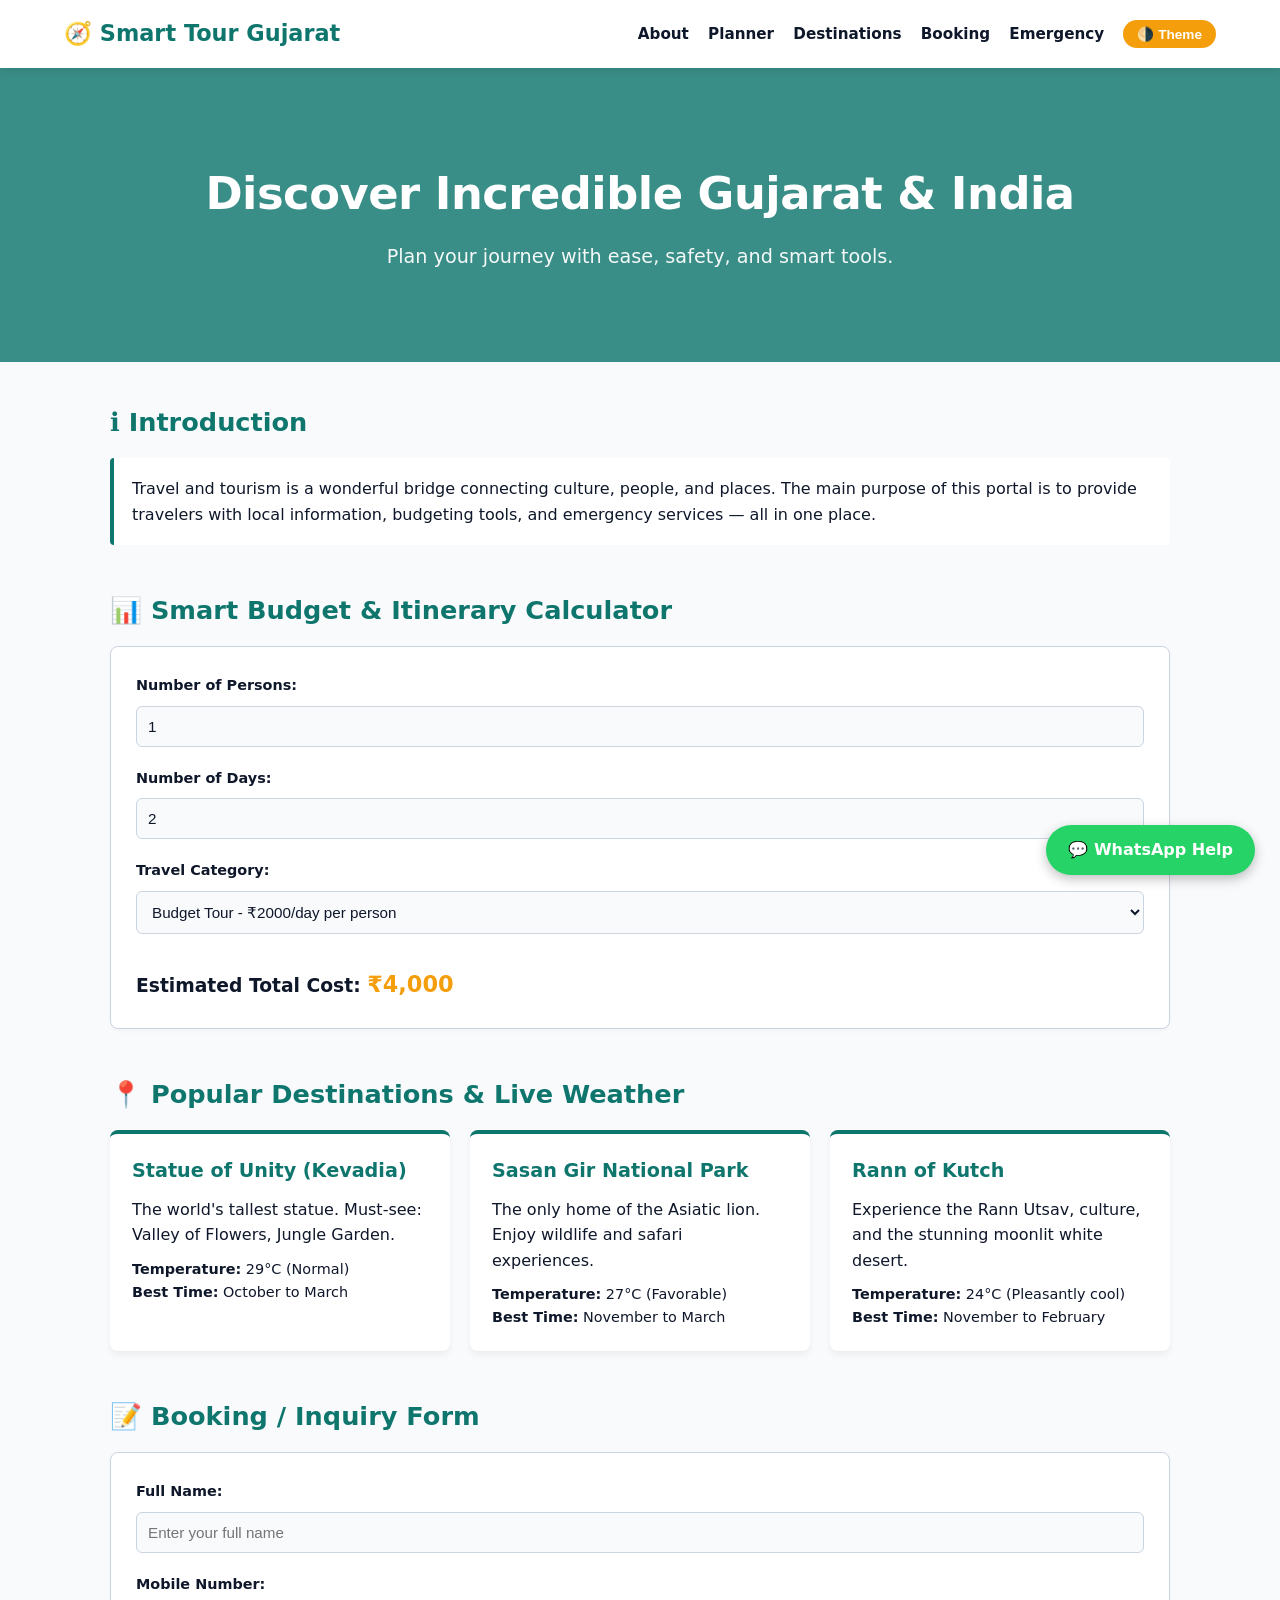
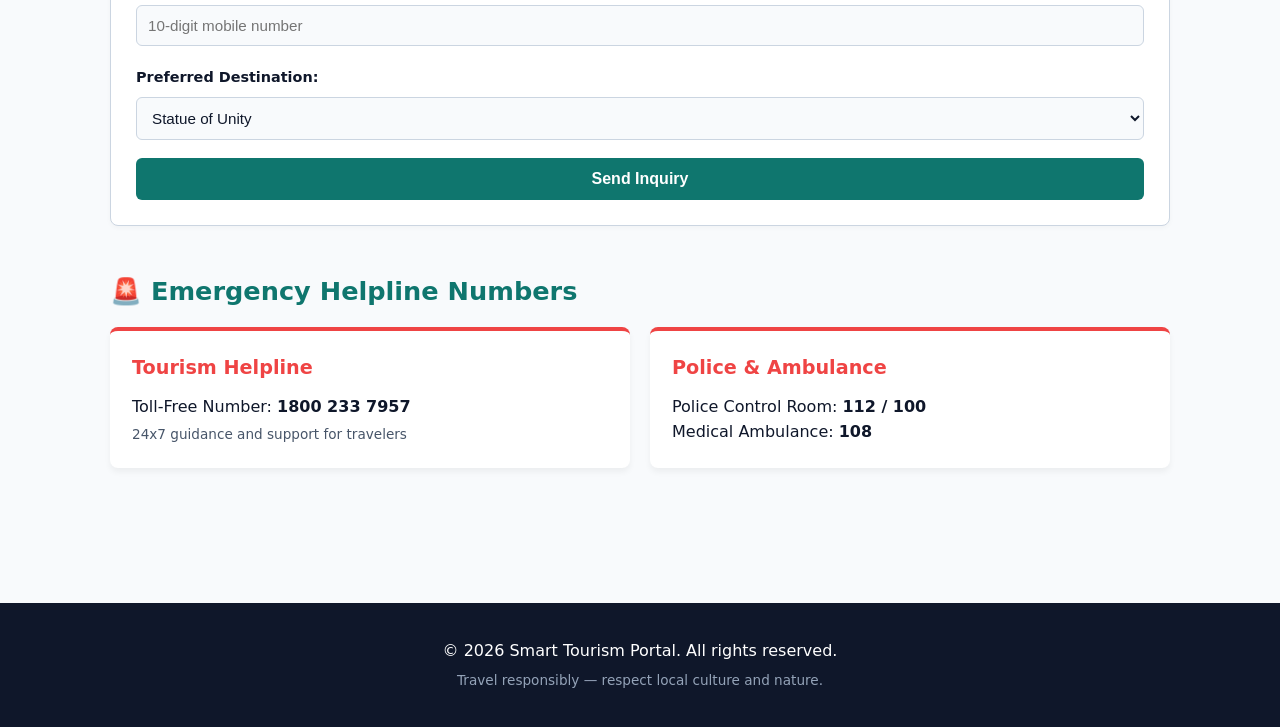
<file: index_en (1).html>
<!DOCTYPE html>
<html lang="en">
<head>
<meta charset="UTF-8">
<meta name="viewport" content="width=device-width, initial-scale=1.0">
<title>Smart Travel & Tourism Portal | Explore & Plan</title>
<style>
:root {
  --primary: #0f766e;
  --primary-dark: #115e59;
  --accent: #f59e0b;
  --bg: #f8fafc;
  --card-bg: #ffffff;
  --text: #0f172a;
  --muted: #475569;
}
[data-theme="dark"] {
  --bg: #0f172a;
  --card-bg: #1e293b;
  --text: #f8fafc;
  --muted: #cbd5e1;
}
* { box-sizing: border-box; margin: 0; padding: 0; }
body {
  font-family: 'Segoe UI', system-ui, -apple-system, sans-serif;
  background: var(--bg);
  color: var(--text);
  transition: background 0.3s ease, color 0.3s ease;
  line-height: 1.6;
}
nav {
  background: var(--card-bg);
  padding: 1rem 5%;
  display: flex;
  justify-content: space-between;
  align-items: center;
  position: sticky;
  top: 0;
  box-shadow: 0 2px 10px rgba(0,0,0,0.1);
  z-index: 1000;
}
.logo {
  font-size: 1.4rem;
  font-weight: bold;
  color: var(--primary);
  display: flex;
  align-items: center;
  gap: 8px;
}
.nav-links {
  display: flex;
  gap: 1.2rem;
  list-style: none;
  align-items: center;
}
.nav-links a {
  text-decoration: none;
  color: var(--text);
  font-weight: 600;
  font-size: 0.95rem;
  transition: color 0.2s;
}
.nav-links a:hover { color: var(--primary); }
.btn-toggle {
  background: var(--accent);
  border: none;
  padding: 6px 14px;
  border-radius: 20px;
  cursor: pointer;
  color: white;
  font-weight: bold;
  font-size: 0.85rem;
  transition: transform 0.2s;
}
.btn-toggle:hover { transform: scale(1.05); }
.hero {
  background: linear-gradient(rgba(15, 118, 110, 0.82), rgba(15, 118, 110, 0.82)),
  url('https://images.unsplash.com/photo-1469854523086-cc02fe5d8800?w=1200') center/cover;
  color: white;
  text-align: center;
  padding: 90px 20px;
}
.hero h1 { font-size: 2.8rem; margin-bottom: 12px; letter-spacing: -0.5px; }
.hero p { font-size: 1.2rem; opacity: 0.95; max-width: 600px; margin: 0 auto; }
.container { max-width: 1100px; margin: 0 auto; padding: 40px 20px; }
section { margin-bottom: 45px; }
section h2 {
  font-size: 1.6rem;
  color: var(--primary);
  margin-bottom: 15px;
  display: flex;
  align-items: center;
  gap: 8px;
}
.grid {
  display: grid;
  grid-template-columns: repeat(auto-fit, minmax(280px, 1fr));
  gap: 20px;
  margin-top: 15px;
}
.card {
  background: var(--card-bg);
  padding: 22px;
  border-radius: 8px;
  box-shadow: 0 4px 6px rgba(0,0,0,0.05);
  border-top: 4px solid var(--primary);
  transition: transform 0.2s ease, box-shadow 0.2s ease;
}
.card:hover { transform: translateY(-4px); box-shadow: 0 8px 15px rgba(0,0,0,0.1); }
.card h3 { color: var(--primary); margin-bottom: 10px; font-size: 1.2rem; }
.planner-box, .booking-form {
  background: var(--card-bg);
  border: 1px solid #cbd5e1;
  padding: 25px;
  border-radius: 8px;
  box-shadow: 0 2px 5px rgba(0,0,0,0.03);
}
label { font-weight: 600; font-size: 0.9rem; color: var(--text); }
input, select, textarea {
  width: 100%;
  padding: 11px;
  margin: 8px 0 18px 0;
  border: 1px solid #cbd5e1;
  border-radius: 6px;
  background: var(--bg);
  color: var(--text);
  font-size: 0.95rem;
}
.btn-submit {
  background: var(--primary);
  color: white;
  padding: 12px 20px;
  border: none;
  border-radius: 6px;
  cursor: pointer;
  font-size: 1rem;
  font-weight: bold;
  width: 100%;
  transition: background 0.2s;
}
.btn-submit:hover { background: var(--primary-dark); }
.whatsapp-btn {
  position: fixed;
  bottom: 25px;
  right: 25px;
  background: #25d366;
  color: white;
  border-radius: 50px;
  padding: 12px 22px;
  text-decoration: none;
  font-weight: bold;
  box-shadow: 0 4px 12px rgba(0,0,0,0.25);
  z-index: 1000;
  display: flex;
  align-items: center;
  gap: 8px;
  transition: transform 0.2s;
}
.whatsapp-btn:hover { transform: scale(1.05); }
footer {
  background: #0f172a;
  color: white;
  text-align: center;
  padding: 35px 20px;
  margin-top: 50px;
}
</style>
</head>
<body>

<nav>
  <div class="logo">🧭 Smart Tour Gujarat</div>
  <ul class="nav-links">
    <li><a href="#about">About</a></li>
    <li><a href="#planner">Planner</a></li>
    <li><a href="#destinations">Destinations</a></li>
    <li><a href="#booking">Booking</a></li>
    <li><a href="#emergency">Emergency</a></li>
    <li><button class="btn-toggle" onclick="toggleTheme()">🌗 Theme</button></li>
  </ul>
</nav>

<header class="hero">
  <h1 id="hero-title">Discover Incredible Gujarat & India</h1>
  <p>Plan your journey with ease, safety, and smart tools.</p>
</header>

<div class="container">

  <section id="about">
    <h2>ℹ️ Introduction</h2>
    <p style="background: var(--card-bg); padding: 18px; border-left: 4px solid var(--primary); border-radius: 4px;">
      Travel and tourism is a wonderful bridge connecting culture, people, and places. The main purpose of this portal is to provide travelers with local information, budgeting tools, and emergency services — all in one place.
    </p>
  </section>

  <section id="planner">
    <h2>📊 Smart Budget & Itinerary Calculator</h2>
    <div class="planner-box">
      <label for="persons">Number of Persons:</label>
      <input type="number" id="persons" value="1" min="1" onchange="calculateBudget()" onkeyup="calculateBudget()">

      <label for="days">Number of Days:</label>
      <input type="number" id="days" value="2" min="1" onchange="calculateBudget()" onkeyup="calculateBudget()">

      <label for="category">Travel Category:</label>
      <select id="category" onchange="calculateBudget()">
        <option value="2000">Budget Tour - ₹2000/day per person</option>
        <option value="4500">Standard - ₹4500/day per person</option>
        <option value="8000">Luxury - ₹8000/day per person</option>
      </select>

      <h3 style="margin-top:15px; color:var(--text);">Estimated Total Cost: <span id="total-cost" style="color:var(--accent); font-weight:bold; font-size:1.4rem;">₹4,000</span></h3>
    </div>
  </section>

  <section id="destinations">
    <h2>📍 Popular Destinations & Live Weather</h2>
    <div class="grid">
      <div class="card">
        <h3>Statue of Unity (Kevadia)</h3>
        <p>The world's tallest statue. Must-see: Valley of Flowers, Jungle Garden.</p>
        <p style="margin-top:10px; font-size:0.9rem;"><strong>Temperature:</strong> 29°C (Normal)</p>
        <p style="font-size:0.9rem;"><strong>Best Time:</strong> October to March</p>
      </div>
      <div class="card">
        <h3>Sasan Gir National Park</h3>
        <p>The only home of the Asiatic lion. Enjoy wildlife and safari experiences.</p>
        <p style="margin-top:10px; font-size:0.9rem;"><strong>Temperature:</strong> 27°C (Favorable)</p>
        <p style="font-size:0.9rem;"><strong>Best Time:</strong> November to March</p>
      </div>
      <div class="card">
        <h3>Rann of Kutch</h3>
        <p>Experience the Rann Utsav, culture, and the stunning moonlit white desert.</p>
        <p style="margin-top:10px; font-size:0.9rem;"><strong>Temperature:</strong> 24°C (Pleasantly cool)</p>
        <p style="font-size:0.9rem;"><strong>Best Time:</strong> November to February</p>
      </div>
    </div>
  </section>

  <section id="booking">
    <h2>📝 Booking / Inquiry Form</h2>
    <form class="booking-form" onsubmit="handleFormSubmit(event)">
      <label for="fullname">Full Name:</label>
      <input type="text" id="fullname" required placeholder="Enter your full name">

      <label for="phone">Mobile Number:</label>
      <input type="tel" id="phone" required pattern="[0-9]{10}" placeholder="10-digit mobile number">

      <label for="destination-select">Preferred Destination:</label>
      <select id="destination-select">
        <option>Statue of Unity</option>
        <option>Gir Somnath / Sasan Gir</option>
        <option>Kutch Rann Utsav</option>
        <option>Other (Please specify)</option>
      </select>

      <button class="btn-submit" type="submit">Send Inquiry</button>
    </form>
  </section>

  <section id="emergency">
    <h2>🚨 Emergency Helpline Numbers</h2>
    <div class="grid">
      <div class="card" style="border-top-color:#ef4444;">
        <h3 style="color:#ef4444;">Tourism Helpline</h3>
        <p>Toll-Free Number: <strong>1800 233 7957</strong></p>
        <p style="font-size:0.85rem; color:var(--muted); margin-top:5px;">24x7 guidance and support for travelers</p>
      </div>
      <div class="card" style="border-top-color:#ef4444;">
        <h3 style="color:#ef4444;">Police & Ambulance</h3>
        <p>Police Control Room: <strong>112 / 100</strong></p>
        <p>Medical Ambulance: <strong>108</strong></p>
      </div>
    </div>
  </section>

</div>

<a href="https://wa.me/919876543210" class="whatsapp-btn" target="_blank" title="Chat on WhatsApp">
  💬 WhatsApp Help
</a>

<footer>
  <p>© 2026 Smart Tourism Portal. All rights reserved.</p>
  <p style="font-size:0.85rem; color:#94a3b8; margin-top:6px;">Travel responsibly — respect local culture and nature.</p>
</footer>

<script>
function toggleTheme() {
  const body = document.body;
  if (body.getAttribute('data-theme') === 'dark') {
    body.removeAttribute('data-theme');
  } else {
    body.setAttribute('data-theme', 'dark');
  }
}

function calculateBudget() {
  const personsInput = document.getElementById('persons').value;
  const daysInput = document.getElementById('days').value;

  const persons = personsInput > 0 ? parseInt(personsInput) : 1;
  const days = daysInput > 0 ? parseInt(daysInput) : 1;
  const rate = parseInt(document.getElementById('category').value);

  const total = persons * days * rate;
  document.getElementById('total-cost').innerText = '₹' + total.toLocaleString('en-IN');
}

function handleFormSubmit(event) {
  event.preventDefault();
  const name = document.getElementById('fullname').value;
  alert('Thank you, ' + name + '! Your inquiry has been received successfully. We will contact you shortly.');
}
</script>

</body>
</html>
</file>
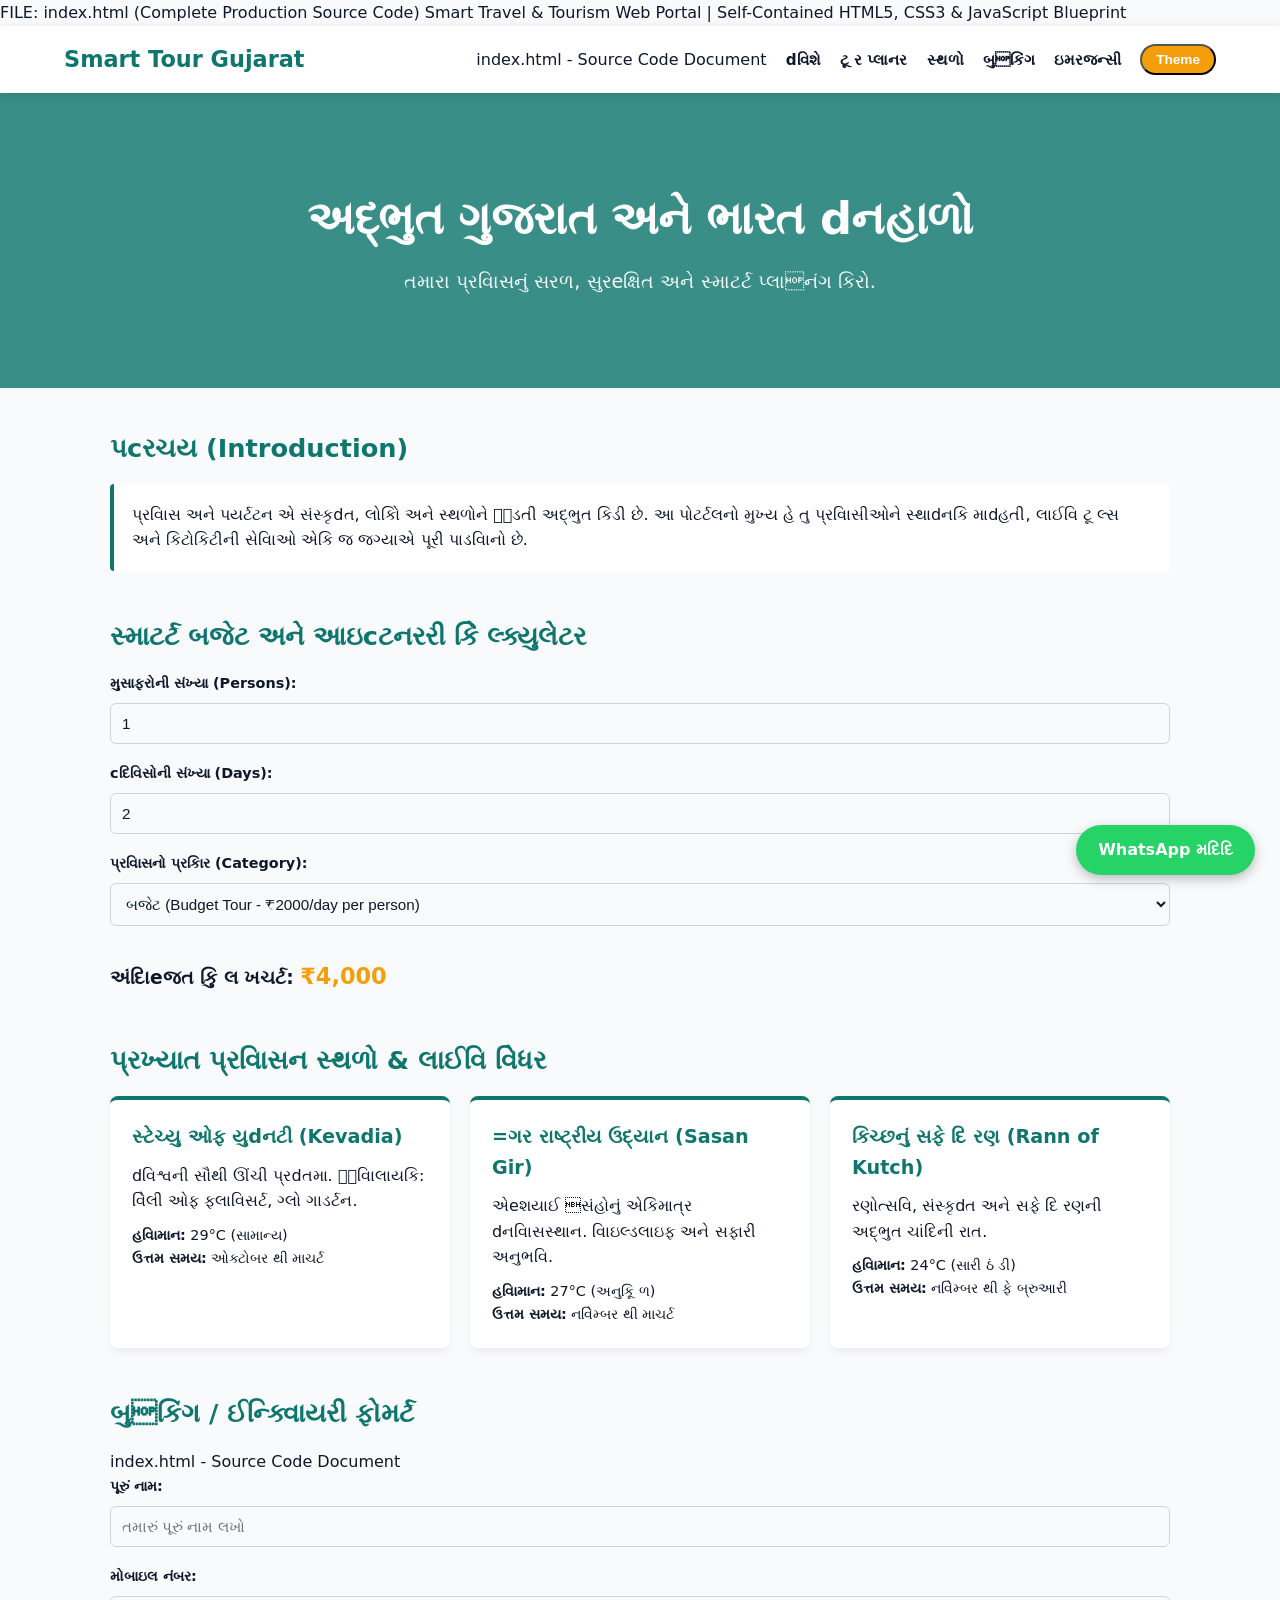
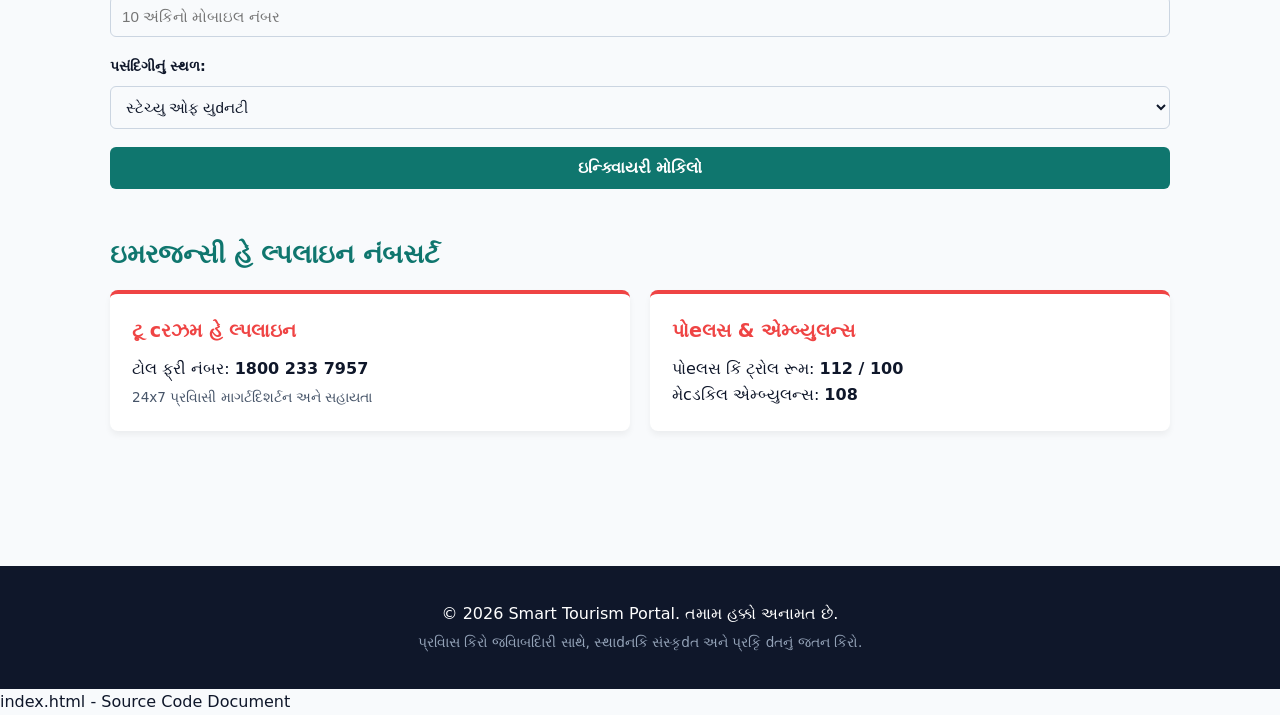
<file: travel.html>
FILE: index.html (Complete Production Source Code)
Smart Travel & Tourism Web Portal | Self-Contained HTML5, CSS3 & JavaScript Blueprint
<!DOCTYPE html>
<html lang="gu">
<head>
 <meta charset="UTF-8">
 <meta name="viewport" content="width=device-width, initial-scale=1.0">
 <title>Smart Travel & Tourism Portal | Explore & Plan</title>
 <style>
 :root {
 --primary: #0f766e;
 --primary-dark: #115e59;
 --accent: #f59e0b;
 --bg: #f8fafc;
 --card-bg: #ffffff;
 --text: #0f172a;
 --muted: #475569;
 }
 [data-theme="dark"] {
 --bg: #0f172a;
 --card-bg: #1e293b;
 --text: #f8fafc;
 --muted: #cbd5e1;
 }
 * { box-sizing: border-box; margin: 0; padding: 0; }
 body { 
 font-family: 'Segoe UI', system-ui, -apple-system, sans-serif; 
 background: var(--bg); 
 color: var(--text); 
 transition: background 0.3s ease, color 0.3s ease; 
 line-height: 1.6;
 }
 /* Navigation Header */
 nav { 
 background: var(--card-bg); 
 padding: 1rem 5%; 
 display: flex; 
 justify-content: space-between; 
 align-items: center; 
 position: sticky; 
 top: 0; 
 box-shadow: 0 2px 10px rgba(0,0,0,0.1); 
 z-index: 1000; 
 }
 .logo { 
 font-size: 1.4rem; 
 font-weight: bold; 
 color: var(--primary); 
 display: flex;
 align-items: center;
 gap: 8px;
 }
 .nav-links { 
 display: flex; 
 gap: 1.2rem; 
 list-style: none; 
 align-items: center; 
 }
 .nav-links a { 
 text-decoration: none; 
 color: var(--text); 
 font-weight: 600; 
 font-size: 0.95rem; 
 transition: color 0.2s;
 }
 .nav-links a:hover {
 color: var(--primary);
 }
 .btn-toggle { 
 background: var(--accent); 
index.html - Source Code Document 
border: none; 
 padding: 6px 14px; 
 border-radius: 20px; 
 cursor: pointer; 
 color: white; 
 font-weight: bold; 
 font-size: 0.85rem;
 transition: transform 0.2s;
 }
 .btn-toggle:hover {
 transform: scale(1.05);
 }
 /* Hero Section */
 .hero { 
 background: linear-gradient(rgba(15, 118, 110, 0.82), rgba(15, 118, 110, 0.82)), 
 url('https://images.unsplash.com/photo-1469854523086-cc02fe5d8800?w=1200') center/cover; 
 color: white; 
 text-align: center; 
 padding: 90px 20px; 
 }
 .hero h1 { 
 font-size: 2.8rem; 
 margin-bottom: 12px; 
 letter-spacing: -0.5px;
 }
 .hero p { 
 font-size: 1.2rem; 
 opacity: 0.95;
 max-width: 600px;
 margin: 0 auto;
 }
 /* Layout Containers */
 .container { 
 max-width: 1100px; 
 margin: 0 auto; 
 padding: 40px 20px; 
 }
 section {
 margin-bottom: 45px;
 }
 section h2 {
 font-size: 1.6rem;
 color: var(--primary);
 margin-bottom: 15px;
 display: flex;
 align-items: center;
 gap: 8px;
 }
 .grid { 
 display: grid; 
 grid-template-columns: repeat(auto-fit, minmax(280px, 1fr)); 
 gap: 20px; 
 margin-top: 15px; 
 }
 .card { 
 background: var(--card-bg); 
 padding: 22px; 
 border-radius: 8px; 
 box-shadow: 0 4px 6px rgba(0,0,0,0.05); 
 border-top: 4px solid var(--primary); 
 transition: transform 0.2s ease, box-shadow 0.2s ease;
 }
 .card:hover {
 transform: translateY(-4px);
 box-shadow: 0 8px 15px rgba(0,0,0,0.1);
 }
 .card h3 { 
 color: var(--primary); 
 margin-bottom: 10px; 
 font-size: 1.2rem;
 }
 /* Widgets & Form Elements */
index.html - Source Code Document 
.planner-box, .booking-form { 
 background: var(--card-bg); 
 border: 1px solid #cbd5e1; 
 padding: 25px; 
 border-radius: 8px; 
 box-shadow: 0 2px 5px rgba(0,0,0,0.03);
 }
 label {
 font-weight: 600;
 font-size: 0.9rem;
 color: var(--text);
 }
 input, select, textarea { 
 width: 100%; 
 padding: 11px; 
 margin: 8px 0 18px 0; 
 border: 1px solid #cbd5e1; 
 border-radius: 6px; 
 background: var(--bg); 
 color: var(--text); 
 font-size: 0.95rem;
 }
 .btn-submit { 
 background: var(--primary); 
 color: white; 
 padding: 12px 20px; 
 border: none; 
 border-radius: 6px; 
 cursor: pointer; 
 font-size: 1rem; 
 font-weight: bold;
 width: 100%; 
 transition: background 0.2s;
 }
 .btn-submit:hover { 
 background: var(--primary-dark); 
 }
 /* Floating WhatsApp Button */
 .whatsapp-btn { 
 position: fixed; 
 bottom: 25px; 
 right: 25px; 
 background: #25d366; 
 color: white; 
 border-radius: 50px; 
 padding: 12px 22px; 
 text-decoration: none; 
 font-weight: bold; 
 box-shadow: 0 4px 12px rgba(0,0,0,0.25); 
 z-index: 1000; 
 display: flex;
 align-items: center;
 gap: 8px;
 transition: transform 0.2s;
 }
 .whatsapp-btn:hover {
 transform: scale(1.05);
 }
 /* Footer */
 footer { 
 background: #0f172a; 
 color: white; 
 text-align: center; 
 padding: 35px 20px; 
 margin-top: 50px; 
 }
 </style>
</head>
<body>
 <!-- Main Navigation -->
 <nav>
 <div class="logo"> Smart Tour Gujarat</div>
 <ul class="nav-links">
index.html - Source Code Document 
<li><a href="#about">dવિશે</a></li>
 <li><a href="#planner">ટૂ ર પ્લાનર</a></li>
 <li><a href="#destinations">સ્થળો</a></li>
 <li><a href="#booking">બુકિંગ</a></li>
 <li><a href="#emergency">ઇમરજન્સી</a></li>
 <li><button class="btn-toggle" onclick="toggleTheme()"> Theme</button></li>
 </ul>
 </nav>
 <!-- Hero Header -->
 <header class="hero">
 <h1 id="hero-title">અદ્ભુત ગુજરાત અને ભારત dનહાળો</h1>
 <p>તમારા પ્રવિાસનું સરળ, સુરeક્ષિત અને સ્માટર્ટ પ્લાનંગ કિરો.</p>
 </header>
 <!-- Main Container -->
 <div class="container">
 <!-- About Section -->
 <section id="about">
 <h2> પcરચય (Introduction)</h2>
 <p style="background: var(--card-bg); padding: 18px; border-left: 4px solid var(--primary); border-radius: 4px;">
 પ્રવિાસ અને પયર્ટટન એ સંસ્કૃdત, લોકિો અને સ્થળોને ેડતી અદ્ભુત કિડી છે. આ પોટર્ટલનો મુખ્ય હે તુ પ્રવિાસીઓને સ્થાdનકિ માdહતી, લાઈવિ ટૂ લ્સ અને કિટોકિટીની સેવિાઓ એકિ જ જગ્યાએ પૂરી પાડવિાનો છે.
 </p>
 </section>
 <!-- Interactive Planner Section -->
 <section id="planner">
 <h2> સ્માટર્ટ બજેટ અને આઇcટનરરી કિે લ્ક્યુલેટર</h2>
 <div class="planner-box">
 <label for="persons">મુસાફરોની સંખ્યા (Persons):</label>
 <input type="number" id="persons" value="1" min="1" onchange="calculateBudget()" onkeyup="calculateBudget()">
 <label for="days">cદિવિસોની સંખ્યા (Days):</label>
 <input type="number" id="days" value="2" min="1" onchange="calculateBudget()" onkeyup="calculateBudget()">
 <label for="category">પ્રવિાસનો પ્રકિાર (Category):</label>
 <select id="category" onchange="calculateBudget()">
 <option value="2000">બજેટ (Budget Tour - ₹2000/day per person)</option>
 <option value="4500">સ્ટેન્ડડર્ટ (Standard - ₹4500/day per person)</option>
 <option value="8000">લક્ઝરી (Luxury - ₹8000/day per person)</option>
 </select>
 <h3 style="margin-top:15px; color:var(--text);">અંદિાeજત કિુ લ ખચર્ટ: <span id="total-cost" style="color:var(--accent); 
font-weight:bold; font-size:1.4rem;">₹4,000</span></h3>
 </div>
 </section>
 <!-- Destination & Weather Section -->
 <section id="destinations">
 <h2> પ્રખ્યાત પ્રવિાસન સ્થળો & લાઈવિ વિેધર</h2>
 <div class="grid">
 <div class="card">
 <h3>સ્ટેચ્યુ ઓફ યુdનટી (Kevadia)</h3>
 <p>dવિશ્વની સૌથી ઊંચી પ્રdતમા. ેવિાલાયકિ: વિેલી ઓફ ફ્લાવિસર્ટ, ગ્લો ગાડર્ટન.</p>
 <p style="margin-top:10px; font-size:0.9rem;"><strong>હવિામાન:</strong> 29°C (સામાન્ય)</p>
 <p style="font-size:0.9rem;"><strong>ઉત્તમ સમય:</strong> ઓક્ટોબર થી માચર્ટ</p>
 </div>
 <div class="card">
 <h3>=ગર રાષ્ટ્રીય ઉદ્યાન (Sasan Gir)</h3>
 <p>એeશયાઈ સંહોનું એકિમાત્ર dનવિાસસ્થાન. વિાઇલ્ડલાઇફ અને સફારી અનુભવિ.</p>
 <p style="margin-top:10px; font-size:0.9rem;"><strong>હવિામાન:</strong> 27°C (અનુકિૂ ળ)</p>
 <p style="font-size:0.9rem;"><strong>ઉત્તમ સમય:</strong> નવિેમ્બર થી માચર્ટ</p>
 </div>
 <div class="card">
 <h3>કિચ્છનું સફે દિ રણ (Rann of Kutch)</h3>
 <p>રણોત્સવિ, સંસ્કૃdત અને સફે દિ રણની અદ્ભુત ચાંદિની રાત.</p>
 <p style="margin-top:10px; font-size:0.9rem;"><strong>હવિામાન:</strong> 24°C (સારી ઠં ડી)</p>
 <p style="font-size:0.9rem;"><strong>ઉત્તમ સમય:</strong> નવિેમ્બર થી ફે બ્રુઆરી</p>
 </div>
 </div>
 </section>
 <!-- Booking Form Section -->
 <section id="booking">
 <h2> બુકિંગ / ઈન્ક્વિાયરી ફોમર્ટ</h2>
index.html - Source Code Document 
<form class="booking-form" onsubmit="handleFormSubmit(event)">
 <label for="fullname">પૂરું નામ:</label>
 <input type="text" id="fullname" required placeholder="તમારું પૂરું નામ લખો">
 <label for="phone">મોબાઇલ નંબર:</label>
 <input type="tel" id="phone" required pattern="[0-9]{10}" placeholder="10 અંકિનો મોબાઇલ નંબર">
 <label for="destination-select">પસંદિગીનું સ્થળ:</label>
 <select id="destination-select">
 <option>સ્ટેચ્યુ ઓફ યુdનટી</option>
 <option>=ગર સોમનાથ / સાસણ =ગર</option>
 <option>કિચ્છ રણોત્સવિ</option>
 <option>અન્ય (પ્રકિીણર્ટ)</option>
 </select>
 <button class="btn-submit" type="submit">ઇન્ક્વિાયરી મોકિલો</button>
 </form>
 </section>
 <!-- Emergency Helpline Section -->
 <section id="emergency">
 <h2> ઇમરજન્સી હે લ્પલાઇન નંબસર્ટ</h2>
 <div class="grid">
 <div class="card" style="border-top-color:#ef4444;">
 <h3 style="color:#ef4444;">ટૂ cરઝમ હે લ્પલાઇન</h3>
 <p>ટોલ ફ્રી નંબર: <strong>1800 233 7957</strong></p>
 <p style="font-size:0.85rem; color:var(--muted); margin-top:5px;">24x7 પ્રવિાસી માગર્ટદિશર્ટન અને સહાયતા</p>
 </div>
 <div class="card" style="border-top-color:#ef4444;">
 <h3 style="color:#ef4444;">પોeલસ & એમ્બ્યુલન્સ</h3>
 <p>પોeલસ કિં ટ્રોલ રૂમ: <strong>112 / 100</strong></p>
 <p>મેcડકિલ એમ્બ્યુલન્સ: <strong>108</strong></p>
 </div>
 </div>
 </section>
 </div>
 <!-- Floating WhatsApp Support -->
 <a href="https://wa.me/919876543210" class="whatsapp-btn" target="_blank" title="Chat on WhatsApp">
 WhatsApp મદિદિ
 </a>
 <!-- Footer -->
 <footer>
 <p>© 2026 Smart Tourism Portal. તમામ હક્કો અનામત છે.</p>
 <p style="font-size:0.85rem; color:#94a3b8; margin-top:6px;">પ્રવિાસ કિરો જવિાબદિારી સાથે, સ્થાdનકિ સંસ્કૃdત અને પ્રકિૃ dતનું જતન કિરો.</p>
 </footer>
 <!-- JavaScript Logic -->
 <script>
 // Dark/Light Theme Switcher
 function toggleTheme() {
 const body = document.body;
 if (body.getAttribute('data-theme') === 'dark') {
 body.removeAttribute('data-theme');
 } else {
 body.setAttribute('data-theme', 'dark');
 }
 }
 // Dynamic Budget Calculation Logic
 function calculateBudget() {
 const personsInput = document.getElementById('persons').value;
 const daysInput = document.getElementById('days').value;
 const persons = personsInput > 0 ? parseInt(personsInput) : 1;
 const days = daysInput > 0 ? parseInt(daysInput) : 1;
 const rate = parseInt(document.getElementById('category').value);
 const total = persons * days * rate;
 document.getElementById('total-cost').innerText = '₹' + total.toLocaleString('hi-IN');
 }
 // Form Submission Handling
 function handleFormSubmit(event) {
index.html - Source Code Document 
event.preventDefault();
 const name = document.getElementById('fullname').value;
 alert('ધન્યવિાદિ ' + name + '! તમારી ઈન્ક્વિાયરી સફળતાપૂવિર્ટકિ મોકિલાઈ ગઈ છે. અમારી ટીમ ટૂં કિ સમયમાં સંપકિર્ટ કિરશે.');
 }
 </script>
</body>
</html>
index.html - Source Code Document
</file>
